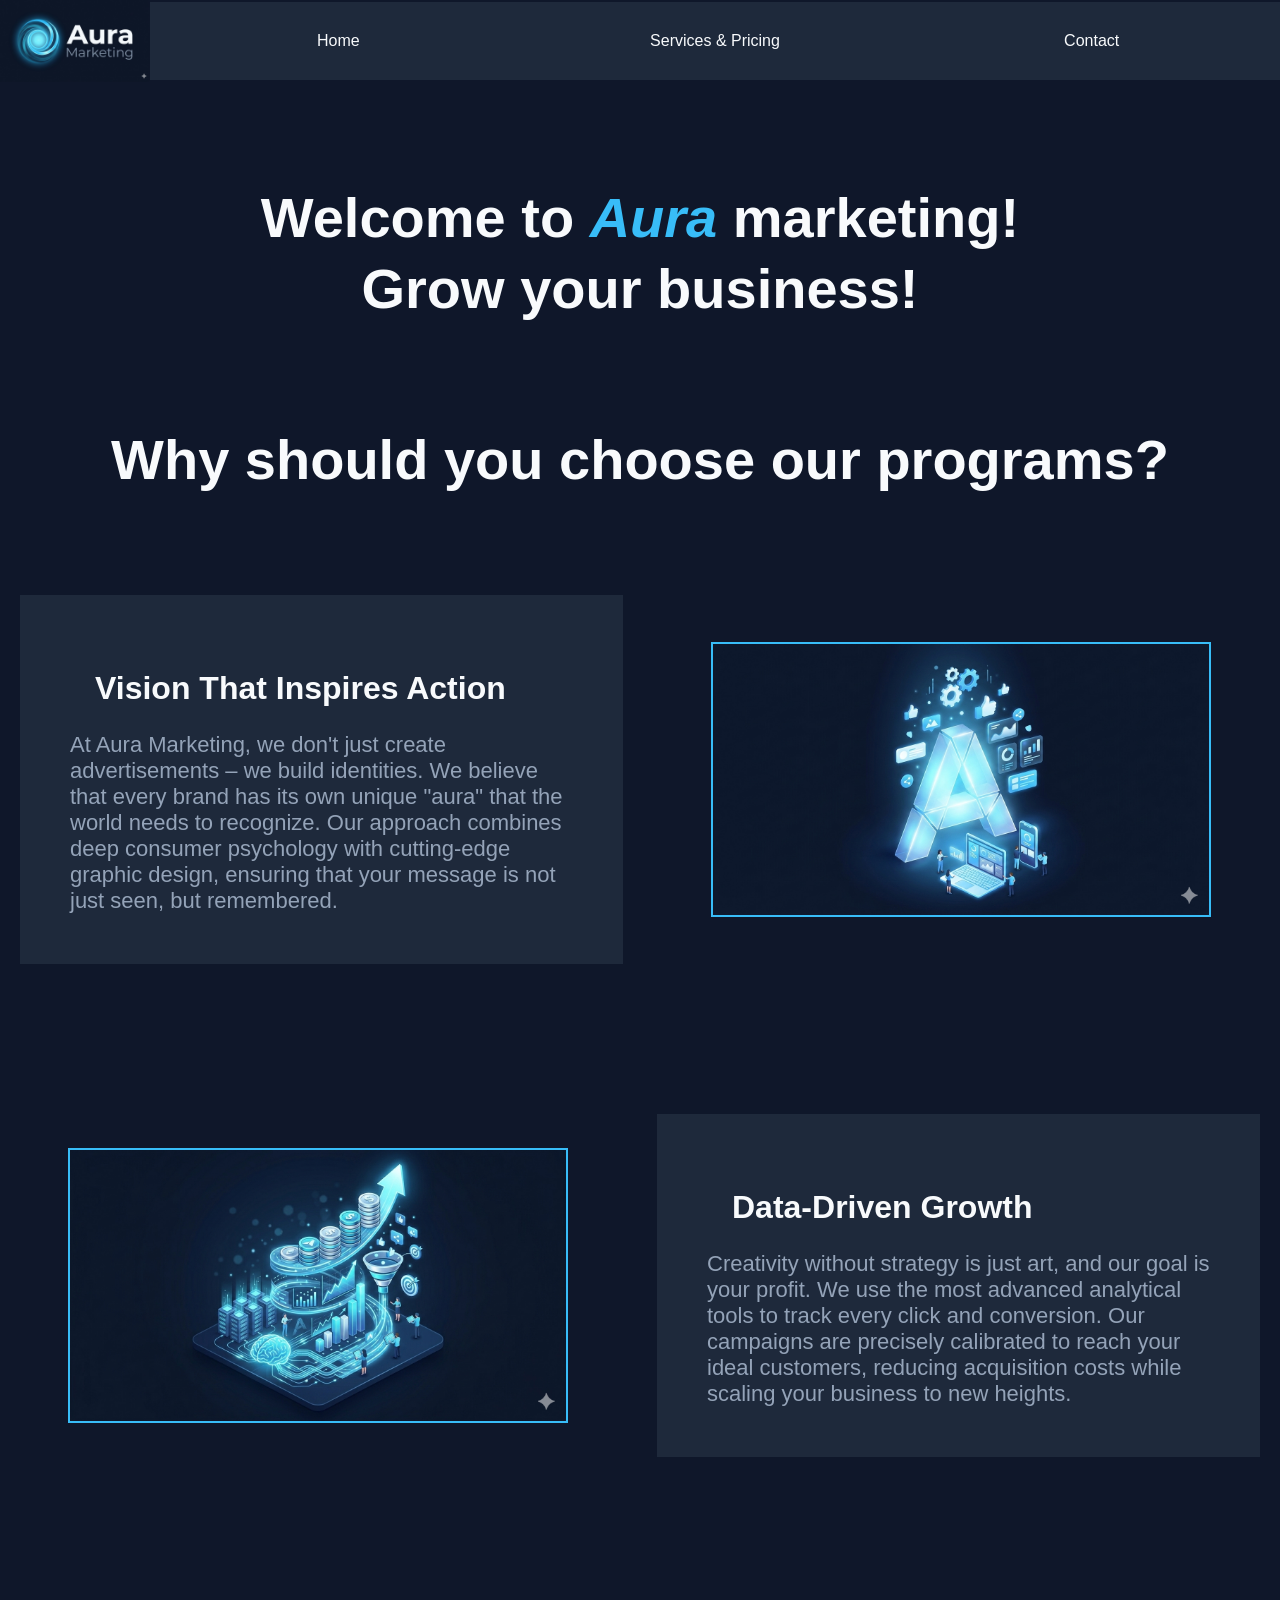
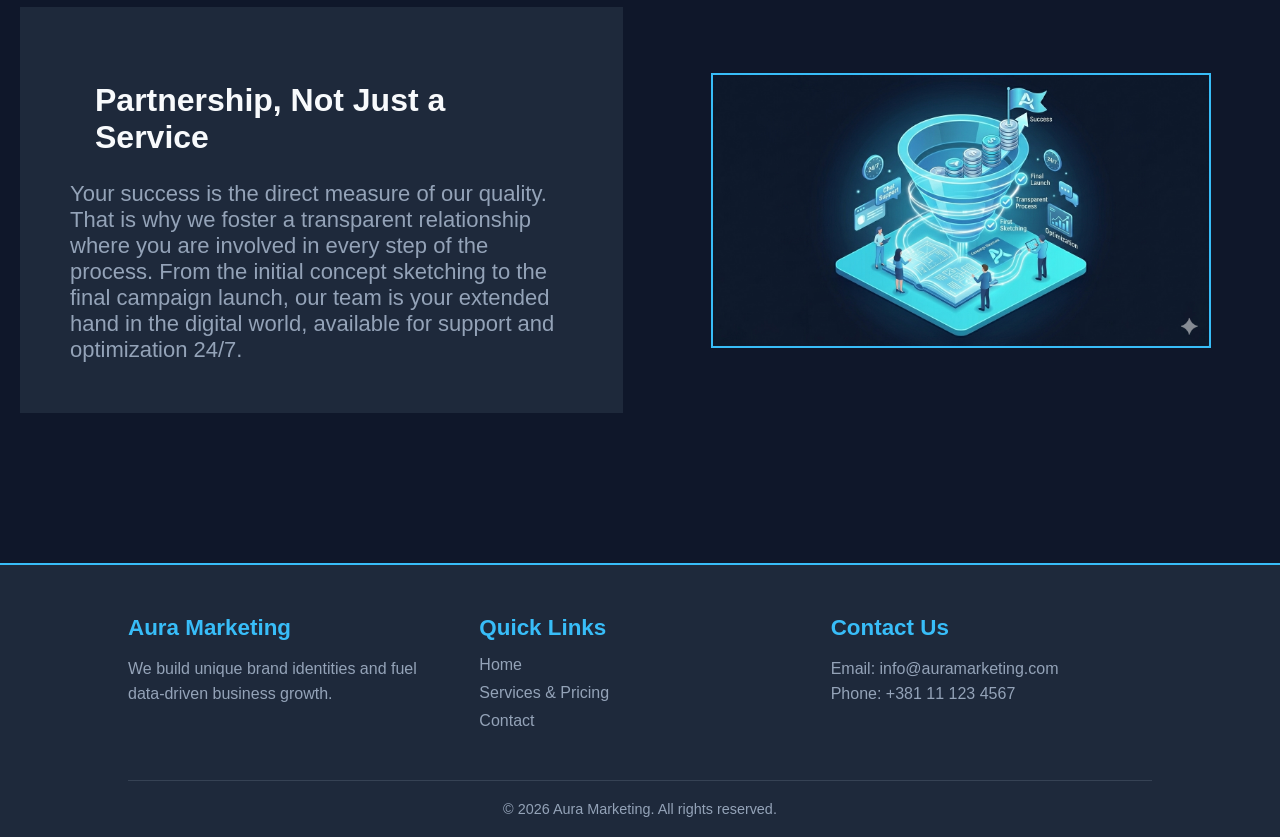
<file: index.html>
<!DOCTYPE html>
<html lang="en">
<head>
    <meta charset="UTF-8">
    <meta name="viewport" content="width=device-width, initial-scale=1.0">
    <title>Home page - Aura Marketing</title>
    <link rel="stylesheet" href="style.css">
</head>

<body>

    <div id="nav-bar">
        <header>
            <img src="slike/logo.png" alt="Aura marketing logo" id="logo">
        </header>
        <nav>
            <ul id="nav-list" type="none">
                <li><a href="index.html">Home</a></li>
                <li><a href="services.html">Services & Pricing</a></li>
                <li><a href="contact.html">Contact</a></li>
            </ul>
        </nav>
    </div>
    
    <div class="hero fade-in-element">
        <h1> Welcome to <span>Aura</span> marketing! </h1>
        <h1> Grow your business! </h1>
    </div>

    <div class="hero fade-in-element">
        <h1> Why should you choose our programs? </h1>
    </div>

    <main>
        <div class="row">
            <div class="paragraph-box fade-in-element">
                <h2> Vision That Inspires Action </h2>
                <p>
                    At Aura Marketing, we don't just create advertisements – we build identities. 
                    We believe that every brand has its own unique "aura" that the world needs to recognize. 
                    Our approach combines deep consumer psychology with cutting-edge graphic design, 
                    ensuring that your message is not just seen, but remembered.
                </p>
            </div>
            <div class="image-box fade-in-element">
                <img src="slike/slika1.png" alt="slika1">
            </div>
        </div>

        <div class="row">
            <div class="image-box fade-in-element">
                <img src="slike/slika2.png" alt="slika2">
            </div>
            <div class="paragraph-box fade-in-element">
                <h2> Data-Driven Growth </h2>
                <p>
                    Creativity without strategy is just art, and our goal is your profit. 
                    We use the most advanced analytical tools to track every click 
                    and conversion. Our campaigns are precisely calibrated to reach your ideal 
                    customers, reducing acquisition costs while scaling your business to new heights.
                </p>
            </div>
        </div>   

        <div class="row">
            <div class="paragraph-box fade-in-element">
                <h2> Partnership, Not Just a Service </h2>
                <p>
                    Your success is the direct measure of our quality. That is why we foster a transparent relationship 
                    where you are involved in every step of the process. From the initial concept sketching to the 
                    final campaign launch, our team is your extended hand in the digital world, available for support 
                    and optimization 24/7.
                </p>
            </div>
            <div class="image-box fade-in-element">
                <img src="slike/slika3.png" alt="slika3">
            </div>
        </div>   
    </main>

    <footer id="main-footer">
        <div class="footer-content">
            <div class="footer-section">
                <h3>Aura Marketing</h3>
                <p>We build unique brand identities and fuel data-driven business growth.</p>
            </div>
            <div class="footer-section">
                <h3>Quick Links</h3>
                <ul type="none">
                    <li><a href="index.html">Home</a></li>
                    <li><a href="services.html">Services & Pricing</a></li>
                    <li><a href="contact.html">Contact</a></li>
                </ul>
            </div>
            <div class="footer-section">
                <h3>Contact Us</h3>
                <p>Email: info@auramarketing.com</p>
                <p>Phone: +381 11 123 4567</p>
            </div>
        </div>
        <div class="footer-bottom">
            <p>&copy; 2026 Aura Marketing. All rights reserved.</p>
        </div>
    </footer>

    <script src="script.js"></script>
</body>
</html>
</file>
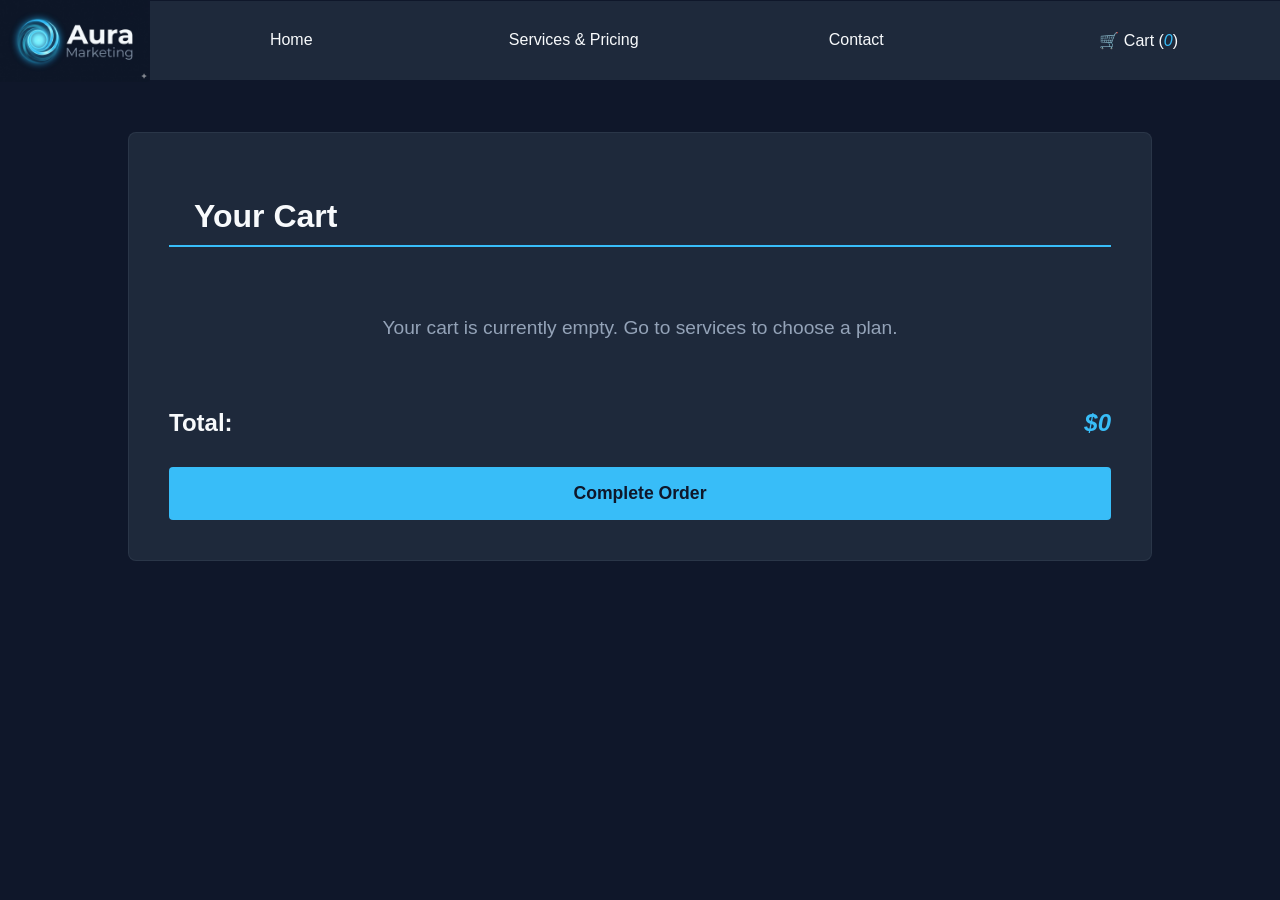
<file: cart.html>
<!DOCTYPE html>
<html lang="en">
<head>
    <meta charset="UTF-8">
    <meta name="viewport" content="width=device-width, initial-scale=1.0">
    <title>Your cart - Aura Marketing</title>
    <link rel="stylesheet" href="style.css">
    <style>
        .cart-wrapper {
            width: 80%;
            margin: 50px auto 100px auto;
            background-color: var(--sekundarna);
            padding: 40px;
            border-radius: 8px;
            border: 1px solid rgba(148, 163, 184, 0.1);
        }
        .cart-title {
            color: var(--tekstbela);
            font-family: var(--naslovi);
            margin-bottom: 30px;
            border-bottom: 2px solid var(--akcentna);
            padding-bottom: 10px;
        }
        .cart-item {
            display: flex;
            justify-content: space-between;
            align-items: center;
            padding: 20px 0;
            border-bottom: 1px solid rgba(148, 163, 184, 0.2);
        }
        .item-info h3 {
            color: var(--tekstbela);
            font-family: var(--naslovi);
        }
        .item-price {
            color: var(--akcentna);
            font-family: var(--naslovi);
            font-size: 1.3rem;
            font-weight: bold;
        }
        .remove-btn {
            background-color: #ef4444;
            color: white;
            border: none;
            padding: 8px 15px;
            cursor: pointer;
            font-family: var(--naslovi);
            font-weight: bold;
            border-radius: 4px;
            transition: opacity 0.2s;
        }
        .remove-btn:hover { opacity: 0.8; }
        .cart-total {
            display: flex;
            justify-content: space-between;
            margin-top: 30px;
            font-size: 1.5rem;
            color: var(--tekstbela);
            font-family: var(--naslovi);
            font-weight: bold;
        }
        .cart-total span { color: var(--akcentna); }
        .empty-message {
            color: var(--tekstsiva);
            font-family: var(--tekst);
            font-size: 1.2rem;
            text-align: center;
            padding: 40px 0;
        }
        .checkout-btn {
            display: block;
            width: 100%;
            background-color: var(--akcentna);
            color: var(--primarna);
            border: none;
            padding: 16px;
            font-family: var(--naslovi);
            font-weight: bold;
            font-size: 1.1rem;
            cursor: pointer;
            margin-top: 30px;
            border-radius: 4px;
            text-align: center;
            transition: background-color 0.3s;
        }
        .checkout-btn:hover { background-color: #7dd3fc; }
    </style>
</head>
<body>

    <div id="nav-bar">
        <header>
            <img src="slike/logo.png" alt="Aura marketing logo" id="logo">
        </header>
        <nav>
            <ul id="nav-list" type="none">
                <li><a href="index.html">Home</a></li>
                <li><a href="services.html">Services & Pricing</a></li>
                <li><a href="contact.html">Contact</a></li>
                <li><a href="cart.html" id="cart-nav-link">🛒 Cart (<span id="cart-counter">0</span>)</a></li>
            </ul>
        </nav>
    </div>

    <main>
        <div class="cart-wrapper">
            <h2 class="cart-title">Your Cart</h2>
            <div id="cart-items-container">
                </div>
            <div class="cart-total">
                Total: <span id="total-price">$0</span>
            </div>
            <button id="checkout-action-btn" class="checkout-btn">Complete Order</button>
        </div>
    </main>

    <script>
        document.addEventListener("DOMContentLoaded", () => {
            const kontejner = document.getElementById('cart-items-container');
            const totalElement = document.getElementById('total-price');
            const brojacElemenat = document.getElementById('cart-counter');

            function renderujKorpu() {
                const korpa = JSON.parse(localStorage.getItem('auraKorpa')) || [];
                brojacElemenat.textContent = korpa.length;
                
                if (korpa.length === 0) {
                    kontejner.innerHTML = '<p class="empty-message">Your cart is currently empty. Go to services to choose a plan.</p>';
                    totalElement.textContent = "$0";
                    return;
                }

                kontejner.innerHTML = '';
                let ukupno = 0;

                korpa.forEach(item => {
                    const numerickaCena = parseInt(item.cena.replace(/[^0-9]/g, ''));
                    ukupno += numerickaCena;

                    kontejner.innerHTML += `
                        <div class="cart-item">
                            <div class="item-info">
                                <h3>${item.naziv} Plan</h3>
                                <div class="item-price">${item.cena}</div>
                            </div>
                            <button class="remove-btn" onclick="obrisiIzKorpe(${item.id})">Remove</button>
                        </div>
                    `;
                });

                totalElement.textContent = "$" + ukupno.toLocaleString();
            }

            window.obrisiIzKorpe = function(id) {
                let korpa = JSON.parse(localStorage.getItem('auraKorpa')) || [];
                korpa = korpa.filter(item => item.id !== id);
                localStorage.setItem('auraKorpa', JSON.stringify(korpa));
                renderujKorpu();
            };

            document.getElementById('checkout-action-btn').addEventListener('click', () => {
                const korpa = JSON.parse(localStorage.getItem('auraKorpa')) || [];
                if(korpa.length === 0) {
                    alert("You have no plans in your cart.");
                    return;
                }
                alert("Thank you for your order! Our team will contact you for payment details and contracts.");
                localStorage.removeItem('auraKorpa');
                renderujKorpu();
            });

            renderujKorpu();
        });
    </script>
</body>
</html>
</file>
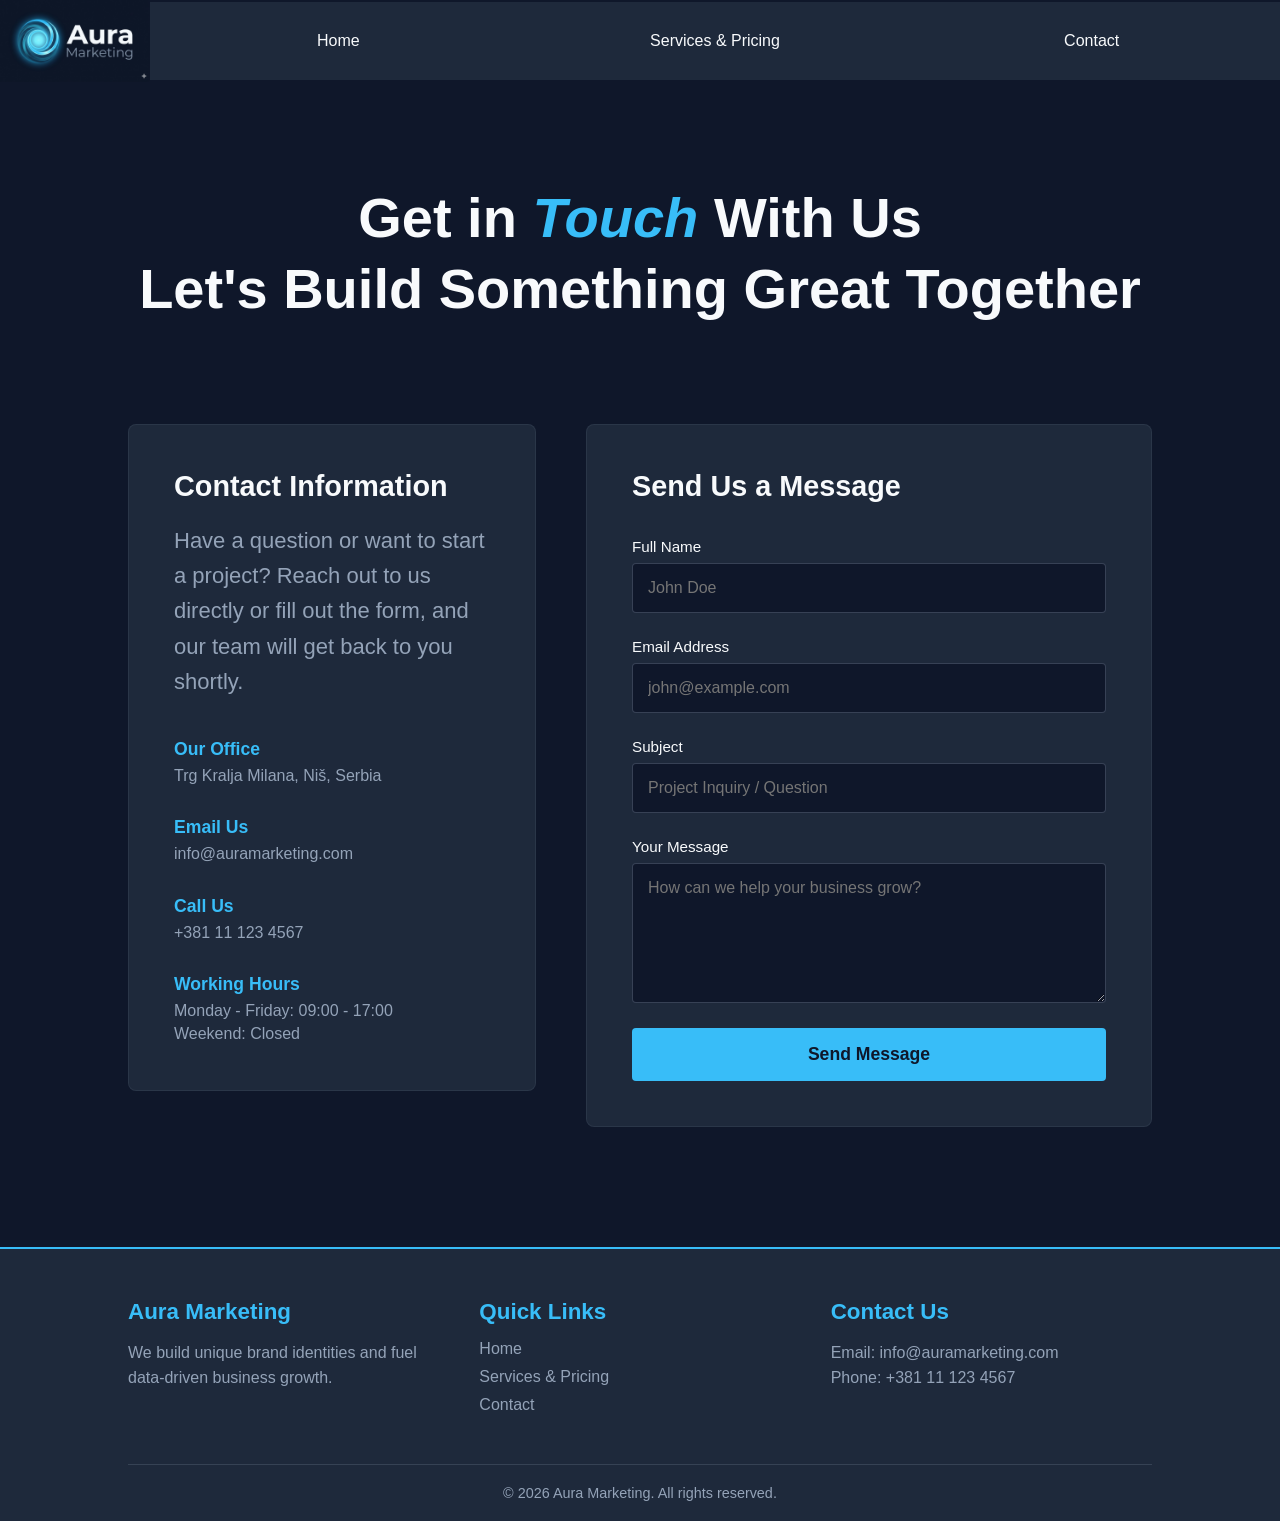
<file: contact.html>
<!DOCTYPE html>
<html lang="en">
<head>
    <meta charset="UTF-8">
    <meta name="viewport" content="width=device-width, initial-scale=1.0">
    <title>Contact Us - Aura Marketing</title>

    <link rel="stylesheet" href="style.css">
</head>

<body>

    <div id="nav-bar">
        <header>
            <img src="slike/logo.png" alt="Aura marketing logo" id="logo">
        </header>
        <nav>
            <ul id="nav-list" type="none">
                <li><a href="index.html">Home</a></li>
                <li><a href="services.html">Services & Pricing</a></li>
                <li><a href="contact.html">Contact</a></li>
            </ul>
        </nav>
    </div>
    
    <div class="hero fade-in-element">
        <h1> Get in <span>Touch</span> With Us </h1>
        <h1> Let's Build Something Great Together </h1>
    </div>

    <main>
        <div class="contact-container">
            
            <div class="contact-info-box fade-in-element">
                <h2>Contact Information</h2>
                <p class="info-intro">Have a question or want to start a project? Reach out to us directly or fill out the form, and our team will get back to you shortly.</p>
                
                <div class="info-details">
                    <div class="info-item">
                        <h3>Our Office</h3>
                        <p>Trg Kralja Milana, Niš, Serbia</p>
                    </div>
                    <div class="info-item">
                        <h3>Email Us</h3>
                        <p>info@auramarketing.com</p>
                    </div>
                    <div class="info-item">
                        <h3>Call Us</h3>
                        <p>+381 11 123 4567</p>
                    </div>
                    <div class="info-item">
                        <h3>Working Hours</h3>
                        <p>Monday - Friday: 09:00 - 17:00</p>
                        <p>Weekend: Closed</p>
                    </div>
                </div>
            </div>

            <div class="contact-form-box fade-in-element">
                <h2>Send Us a Message</h2>
                <form id="general-contact-form">
                    <div class="form-group">
                        <label for="contact-name">Full Name</label>
                        <input type="text" id="contact-name" required placeholder="John Doe">
                    </div>
                    <div class="form-group">
                        <label for="contact-email">Email Address</label>
                        <input type="email" id="contact-email" required placeholder="john@example.com">
                    </div>
                    <div class="form-group">
                        <label for="contact-subject">Subject</label>
                        <input type="text" id="contact-subject" required placeholder="Project Inquiry / Question">
                    </div>
                    <div class="form-group">
                        <label for="contact-message">Your Message</label>
                        <textarea id="contact-message" rows="6" required placeholder="How can we help your business grow?"></textarea>
                    </div>
                    <button type="submit" id="submit-form-btn">Send Message</button>
                </form>
            </div>

        </div>
    </main>

    <footer id="main-footer">
        <div class="footer-content">
            <div class="footer-section">
                <h3>Aura Marketing</h3>
                <p>We build unique brand identities and fuel data-driven business growth.</p>
            </div>
            <div class="footer-section">
                <h3>Quick Links</h3>
                <ul type="none">
                    <li><a href="index.html">Home</a></li>
                    <li><a href="services.html">Services & Pricing</a></li>
                    <li><a href="contact.html">Contact</a></li>
                </ul>
            </div>
            <div class="footer-section">
                <h3>Contact Us</h3>
                <p>Email: info@auramarketing.com</p>
                <p>Phone: +381 11 123 4567</p>
            </div>
        </div>
        <div class="footer-bottom">
            <p>&copy; 2026 Aura Marketing. All rights reserved.</p>
        </div>
    </footer>

    <script src="script.js"></script>
</body>
</html>
</file>
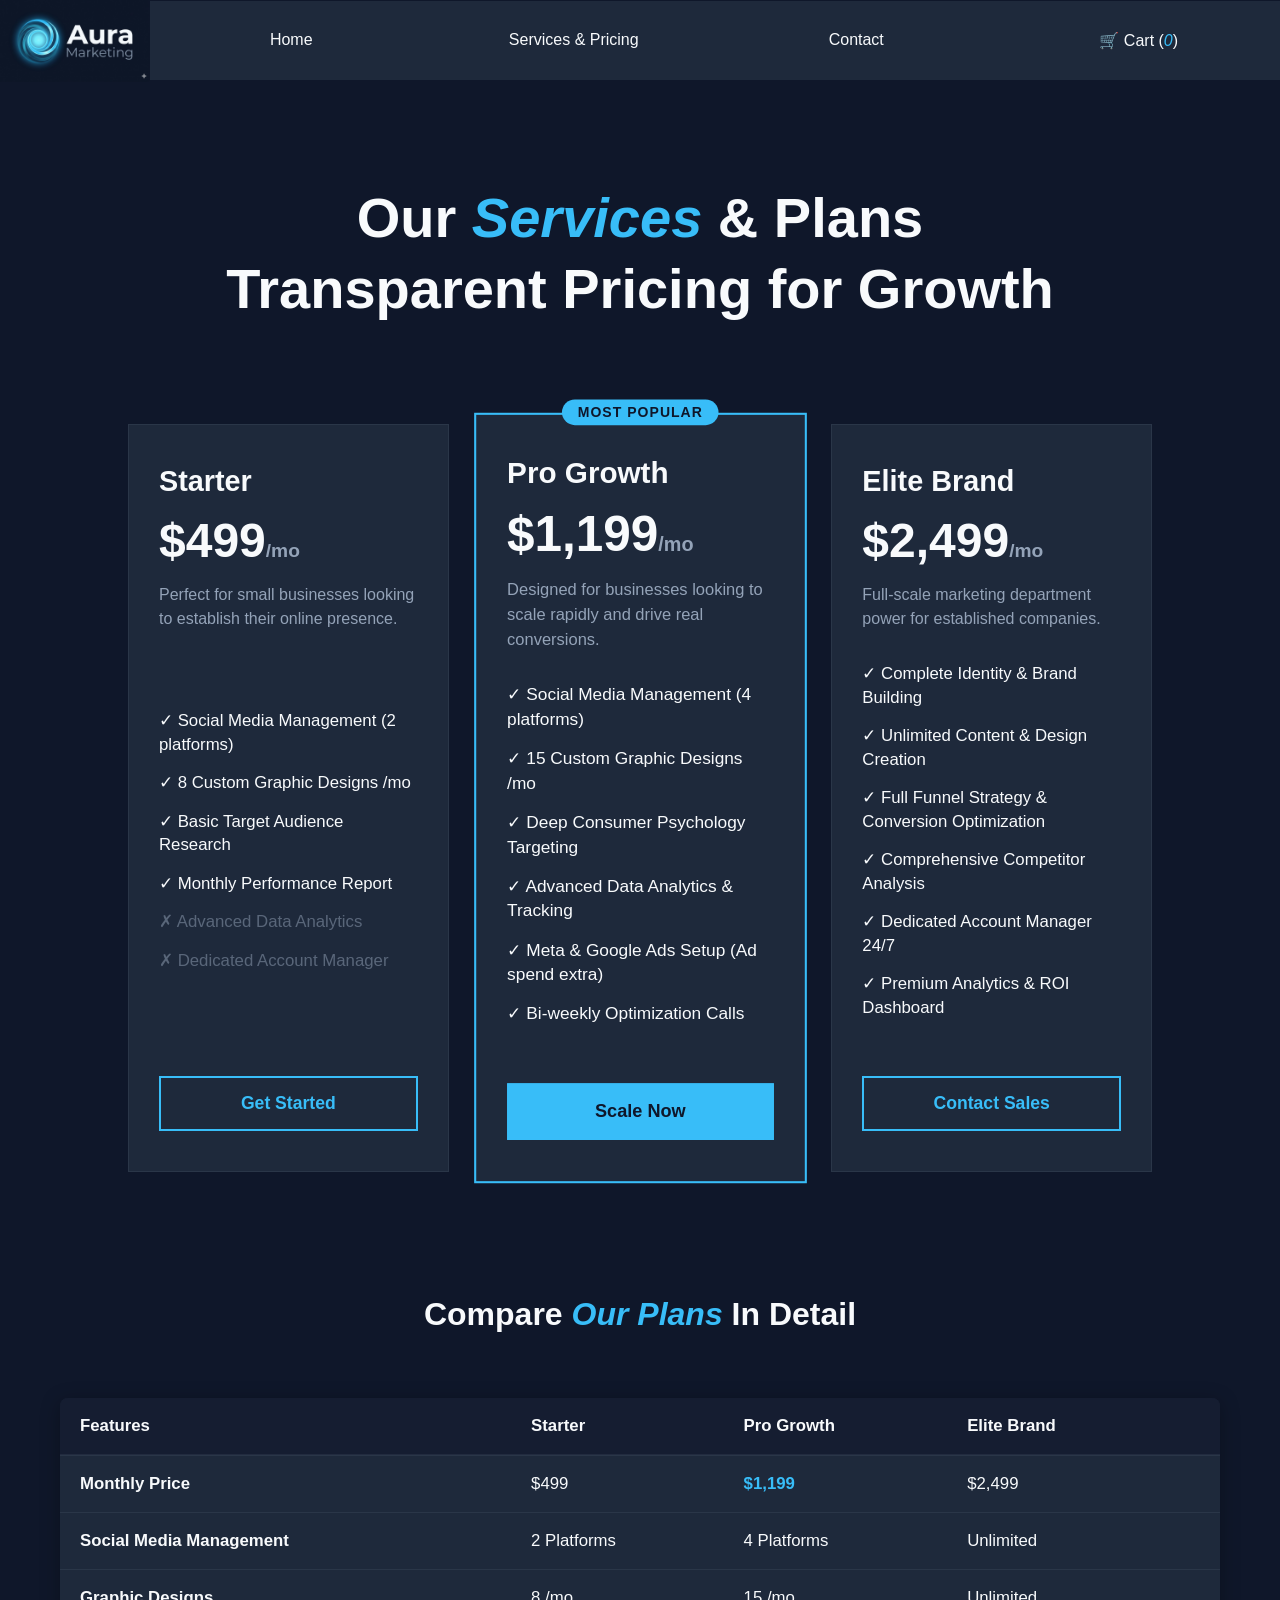
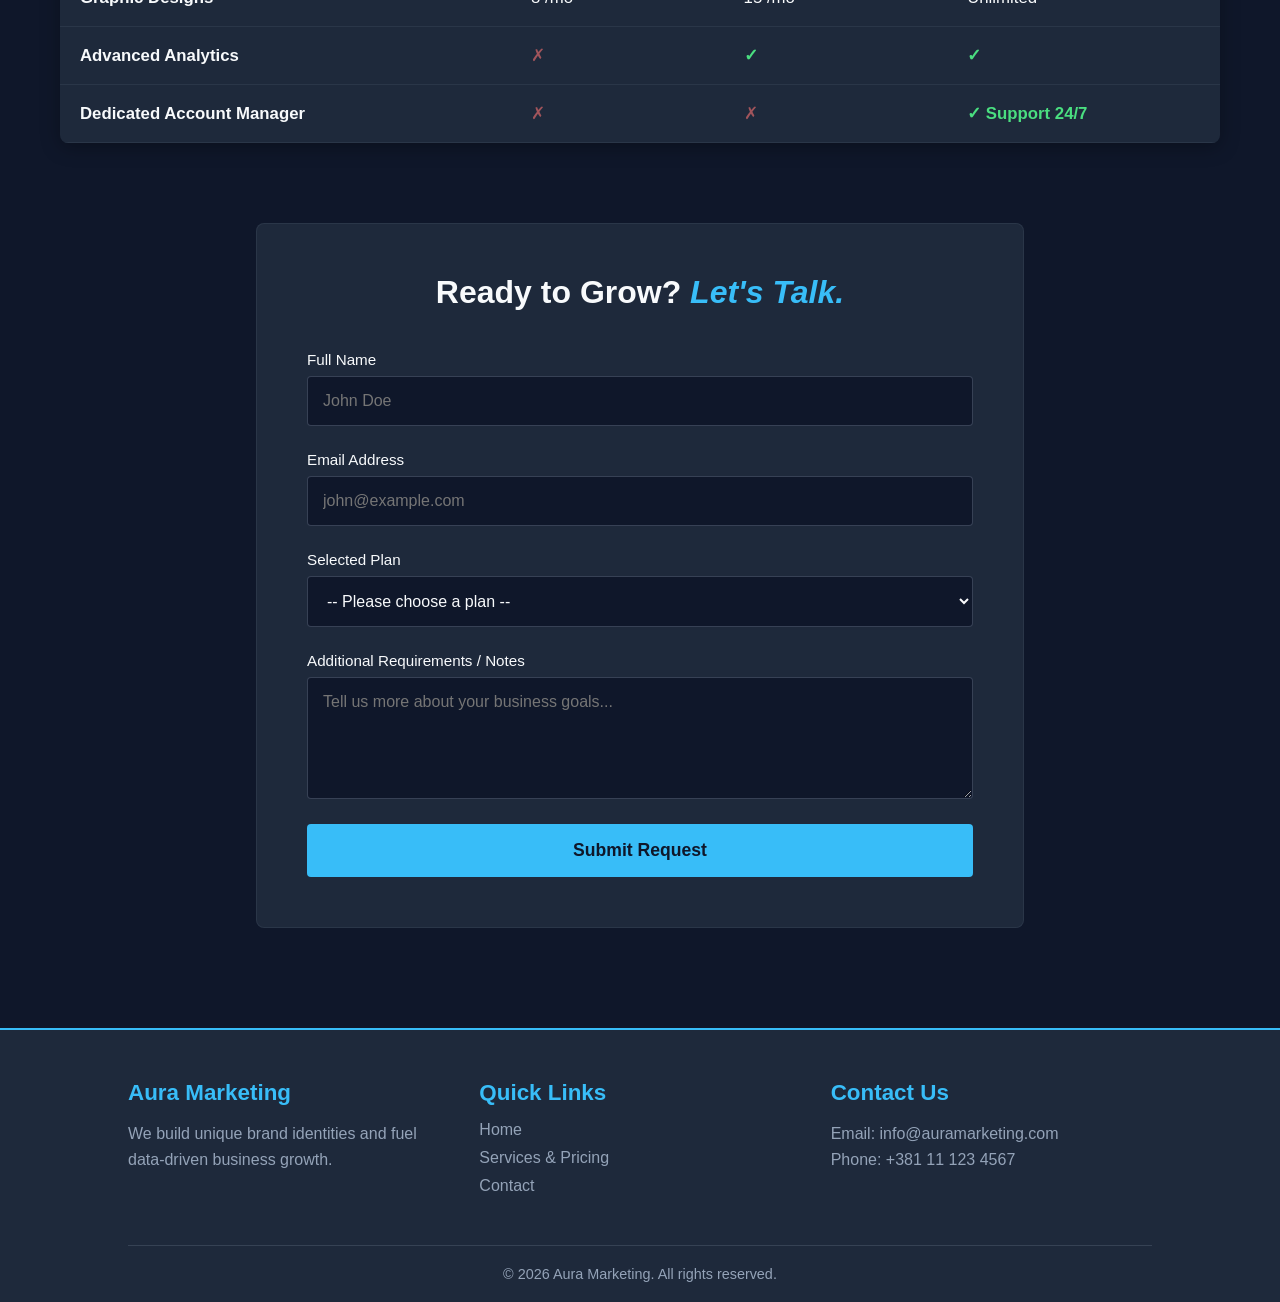
<file: services.html>
<!DOCTYPE html>
<html lang="en">
<head>
    <meta charset="UTF-8">
    <meta name="viewport" content="width=device-width, initial-scale=1.0">
    <title>Services & Pricing - Aura Marketing</title>

    <link rel="stylesheet" href="style.css">
</head>

<body>

    <div id="nav-bar">
        <header>
            <img src="slike/logo.png" alt="Aura marketing logo" id="logo">
        </header>
        <nav>
            <ul id="nav-list" type="none">
                <li><a href="index.html">Home</a></li>
                <li><a href="services.html">Services & Pricing</a></li>
                <li><a href="contact.html">Contact</a></li>
                <li><a href="cart.html" id="cart-nav-link"> 🛒 Cart (<span id="cart-counter">0</span>)</a>
    </li>
            </ul>
        </nav>
    </div>

    <div class="hero fade-in-element">
        <h1> Our <span>Services</span> & Plans </h1>
        <h1> Transparent Pricing for Growth </h1>
    </div>

    <main>
        <div class="pricing-container fade-in-element">
            <div class="pricing-card">
                <div class="card-header">
                    <h3>Starter</h3>
                    <div class="price">$499<span>/mo</span></div>
                    <p>Perfect for small businesses looking to establish their online presence.</p>
                </div>
                <div class="card-features">
                    <ul type="none">
                        <li>✓ Social Media Management (2 platforms)</li>
                        <li>✓ 8 Custom Graphic Designs /mo</li>
                        <li>✓ Basic Target Audience Research</li>
                        <li>✓ Monthly Performance Report</li>
                        <li class="not-included">✗ Advanced Data Analytics</li>
                        <li class="not-included">✗ Dedicated Account Manager</li>
                    </ul>
                </div>
                <div class="card-footer-btn">
                    <a href="#" class="cta-btn pricing-action-btn" data-plan="Starter">Get Started</a>
                </div>
            </div>

            <div class="pricing-card featured">
                <div class="badge">Most Popular</div>
                <div class="card-header">
                    <h3>Pro Growth</h3>
                    <div class="price">$1,199<span>/mo</span></div>
                    <p>Designed for businesses looking to scale rapidly and drive real conversions.</p>
                </div>
                <div class="card-features">
                    <ul type="none">
                        <li>✓ Social Media Management (4 platforms)</li>
                        <li>✓ 15 Custom Graphic Designs /mo</li>
                        <li>✓ Deep Consumer Psychology Targeting</li>
                        <li>✓ Advanced Data Analytics & Tracking</li>
                        <li>✓ Meta & Google Ads Setup (Ad spend extra)</li>
                        <li>✓ Bi-weekly Optimization Calls</li>
                    </ul>
                </div>
                <div class="card-footer-btn">
                    <a href="#" class="cta-btn active pricing-action-btn" data-plan="Pro Growth">Scale Now</a>
                </div>
            </div>

            <div class="pricing-card">
                <div class="card-header">
                    <h3>Elite Brand</h3>
                    <div class="price">$2,499<span>/mo</span></div>
                    <p>Full-scale marketing department power for established companies.</p>
                </div>
                <div class="card-features">
                    <ul type="none">
                        <li>✓ Complete Identity & Brand Building</li>
                        <li>✓ Unlimited Content & Design Creation</li>
                        <li>✓ Full Funnel Strategy & Conversion Optimization</li>
                        <li>✓ Comprehensive Competitor Analysis</li>
                        <li>✓ Dedicated Account Manager 24/7</li>
                        <li>✓ Premium Analytics & ROI Dashboard</li>
                    </ul>
                </div>
                <div class="card-footer-btn">
                    <a href="#" class="cta-btn pricing-action-btn" data-plan="Elite Brand">Contact Sales</a>
                </div>
            </div>
        </div>

        <!-- Sekcija sa tabelom za poređenje planova -->
        <div class="comparison-section fade-in-element">
            <h2>Compare <span>Our Plans</span> In Detail</h2>
            
            <div class="table-responsive">
                <table class="comparison-table">
                    <thead>
                        <tr>
                            <th>Features</th>
                            <th>Starter</th>
                            <th>Pro Growth</th>
                            <th>Elite Brand</th>
                        </tr>
                    </thead>
                    <tbody>
                        <tr>
                            <td>Monthly Price</td>
                            <td>$499</td>
                            <td class="highlight-text">$1,199</td>
                            <td>$2,499</td>
                        </tr>
                        <tr>
                            <td>Social Media Management</td>
                            <td>2 Platforms</td>
                            <td>4 Platforms</td>
                            <td>Unlimited</td>
                        </tr>
                        <tr>
                            <td>Graphic Designs</td>
                            <td>8 /mo</td>
                            <td>15 /mo</td>
                            <td>Unlimited</td>
                        </tr>
                        <tr>
                            <td>Advanced Analytics</td>
                            <td class="status-no">✗</td>
                            <td class="status-yes">✓</td>
                            <td class="status-yes">✓</td>
                        </tr>
                        <tr>
                            <td>Dedicated Account Manager</td>
                            <td class="status-no">✗</td>
                            <td class="status-no">✗</td>
                            <td class="status-yes">✓ Support 24/7</td>
                        </tr>
                    </tbody>
                </table>
            </div>
        </div>

        <div id="pricing-form-section" class="fade-in-element">
            <h2> Ready to Grow? <span>Let's Talk.</span></h2>
            <form id="order-form">
                <div class="form-group">
                    <label for="user-name">Full Name</label>
                    <input type="text" id="user-name" required placeholder="John Doe">
                </div>
                <div class="form-group">
                    <label for="user-email">Email Address</label>
                    <input type="email" id="user-email" required placeholder="john@example.com">
                </div>
                <div class="form-group">
                    <label for="selected-plan">Selected Plan</label>
                    <select id="selected-plan">
                        <option value="none">-- Please choose a plan --</option>
                        <option value="Starter">Starter Plan - $499/mo</option>
                        <option value="Pro Growth">Pro Growth Plan - $1,199/mo</option>
                        <option value="Elite Brand">Elite Brand Plan - $2,499/mo</option>
                    </select>
                </div>
                <div class="form-group">
                    <label for="user-message">Additional Requirements / Notes</label>
                    <textarea id="user-message" rows="5" placeholder="Tell us more about your business goals..."></textarea>
                </div>
                <button type="submit" id="submit-form-btn">Submit Request</button>
            </form>
        </div>
    </main>

    <footer id="main-footer">
        <div class="footer-content">
            <div class="footer-section">
                <h3>Aura Marketing</h3>
                <p>We build unique brand identities and fuel data-driven business growth.</p>
            </div>
            <div class="footer-section">
                <h3>Quick Links</h3>
                <ul type="none">
                    <li><a href="index.html">Home</a></li>
                    <li><a href="services.html">Services & Pricing</a></li>
                    <li><a href="contact.html">Contact</a></li>
                </ul>
            </div>
            <div class="footer-section">
                <h3>Contact Us</h3>
                <p>Email: info@auramarketing.com</p>
                <p>Phone: +381 11 123 4567</p>
            </div>
        </div>
        <div class="footer-bottom">
            <p>&copy; 2026 Aura Marketing. All rights reserved.</p>
        </div>
    </footer>

    <script src="script.js"></script>
</body>
</html>
</file>
<file: style.css>
:root {
    --primarna: #0F172A;
    --sekundarna: #1E293B;
    --akcentna: #38BDF8;
    --tekstsiva: #94A3B8;
    --tekstbela: #F8FAFC;
    --naslovi: 'Montserrat', 'Poppins', sans-serif;
    --tekst: 'Inter', 'Roboto', sans-serif;
}

* {
    margin: 0px;
    padding: 0px;
    box-sizing: border-box;
}

body {
    background-color: var(--primarna);
}

#logo {
    max-width: 150px;
    top: 0px;
    left: 0px;
    display: block;
}

h1 {
    color: var(--tekstbela);
    font-family: var(--naslovi);
}

a {
    color: var(--tekstbela);
    text-decoration: none;
    font-family: var(--naslovi);
}

a:hover {
    text-decoration: underline;
}

#nav-bar {
    display: flex;
    position: sticky;
    align-items: center;
}

nav {
    flex-grow: 1;
}
#nav-list {
    background-color: var(--sekundarna);
    width: 100%;
    display: flex;
}

#nav-list li {
    flex: 1;
    text-align: center;
    padding: 30px;
}

#nav-list li:hover {
    background-color: var(--akcentna);
}

.hero {
    width: 100%;
    text-align: center;
    margin-top: 100px;
    margin-bottom: 100px;
}
.hero h1 {
    padding: 3px;
    font-size: 350%;
}

span {
    color: var(--akcentna);
    font-style: italic;
}

.main {
    width: 80%;
    margin: 0 auto;
}

.row {
    display: flex;
    align-items: center;
    margin-bottom: 150px;
}

.paragraph-box {
    width: 50%;
    padding: 50px;
    background-color: var(--sekundarna);
    margin-left: 20px;
    margin-right: 20px;
}

.image-box {
    width: 50%;
    display: flex;
    align-items: center;
    justify-content: center;
    margin-left: 20px;
    margin-right: 20px;
}

.image-box img {
    max-width: 500px;
    border: 2px solid var(--akcentna);
}

h2 {
    color: var(--tekstbela);
    font-family: var(--naslovi);
    padding: 25px;
    font-size: 200%;
}
p {
    color: var(--tekstsiva);
    font-family: var(--tekst);
    font-size: 22px;
}

.fade-in-element {
    opacity: 0;
    transform: translateY(30px);
    transition: opacity 0.8s ease-out, transform 0.8s ease-out;
    will-change: opacity, transform;
}

.fade-in-element.prikazi {
    opacity: 1;
    transform: translateY(0);
}

#main-footer {
    background-color: var(--sekundarna);
    color: var(--tekstbela);
    font-family: var(--tekst);
    padding-top: 50px;
    padding-bottom: 20px;
    margin-top: 100px;
    border-top: 2px solid var(--akcentna);
}

.footer-content {
    width: 80%;
    margin: 0 auto;
    display: flex;
    justify-content: space-between;
    flex-wrap: wrap;
    gap: 30px;
}

.footer-section {
    flex: 1;
    min-width: 250px;
}

.footer-section h3 {
    font-family: var(--naslovi);
    color: var(--akcentna);
    font-size: 1.4rem;
    margin-bottom: 15px;
}

.footer-section p {
    font-size: 1rem;
    line-height: 1.6;
    color: var(--tekstsiva);
}

.footer-section ul li {
    margin-bottom: 10px;
}

.footer-section ul li a {
    font-family: var(--tekst);
    color: var(--tekstsiva);
    transition: color 0.3s ease;
}

.footer-section ul li a:hover {
    color: var(--akcentna);
    text-decoration: none;
}

.footer-bottom {
    width: 80%;
    margin: 40px auto 0 auto;
    padding-top: 20px;
    border-top: 1px solid rgba(148, 163, 184, 0.2);
    text-align: center;
}

.footer-bottom p {
    font-size: 0.9rem;
    color: var(--tekstsiva);
}

.pricing-container {
    display: flex;
    justify-content: space-between;
    align-items: stretch;
    width: 80%;
    margin: 50px auto 100px auto;
    gap: 30px;
    flex-wrap: wrap;
}

.pricing-card {
    background-color: var(--sekundarna);
    flex: 1;
    min-width: 280px;
    border: 1px solid rgba(148, 163, 184, 0.1);
    padding: 40px 30px;
    display: flex;
    flex-direction: column;
    justify-content: space-between;
    position: relative;
    transition: transform 0.3s ease, border-color 0.3s ease;
}

.pricing-card:hover {
    transform: translateY(-10px);
    border-color: var(--akcentna);
}

.pricing-card.featured {
    border: 2px solid var(--akcentna);
    transform: scale(1.03);
}

.pricing-card.featured:hover {
    transform: translateY(-10px) scale(1.03);
}

.badge {
    position: absolute;
    top: -15px;
    left: 50%;
    transform: translateX(-50%);
    background-color: var(--akcentna);
    color: var(--primarna);
    font-family: var(--naslovi);
    font-weight: bold;
    padding: 5px 15px;
    font-size: 0.85rem;
    text-transform: uppercase;
    letter-spacing: 1px;
    border-radius: 20px;
}

.card-header h3 {
    font-family: var(--naslovi);
    color: var(--tekstbela);
    font-size: 1.8rem;
    margin-bottom: 15px;
}

.card-header .price {
    font-family: var(--naslovi);
    color: var(--tekstbela);
    font-size: 3rem;
    font-weight: bold;
    margin-bottom: 15px;
}

.card-header .price span {
    color: var(--tekstsiva);
    font-size: 1.2rem;
    font-style: normal;
}

.card-header p {
    font-size: 1rem;
    line-height: 1.5;
    margin-bottom: 30px;
}

.card-features ul li {
    font-family: var(--tekst);
    color: var(--tekstbela);
    font-size: 1.05rem;
    margin-bottom: 15px;
    line-height: 1.4;
}

.card-features ul li.not-included {
    color: var(--tekstsiva);
    opacity: 0.5;
}

.card-footer-btn {
    margin-top: 40px;
}

.cta-btn {
    display: block;
    width: 100%;
    text-align: center;
    padding: 15px 0;
    border: 2px solid var(--akcentna);
    color: var(--akcentna);
    font-family: var(--naslovi);
    font-weight: bold;
    font-size: 1.1rem;
    transition: all 0.3s ease;
}

.cta-btn:hover, .cta-btn.active {
    background-color: var(--akcentna);
    color: var(--primarna);
}

.cta-btn.active:hover {
    background-color: transparent;
    color: var(--akcentna);
}

#pricing-form-section {
    width: 60%;
    margin: 80px auto;
    background-color: var(--sekundarna);
    padding: 50px;
    border-radius: 8px;
    border: 1px solid rgba(148, 163, 184, 0.1);
}

#pricing-form-section h2 {
    text-align: center;
    padding: 0;
    margin-bottom: 40px;
    font-family: var(--naslovi);
}

.form-group {
    display: flex;
    flex-direction: column;
    margin-bottom: 25px;
}

.form-group label {
    color: var(--tekstbela);
    font-family: var(--naslovi);
    font-size: 0.95rem;
    margin-bottom: 8px;
}

.form-group input, .form-group select, .form-group textarea {
    background-color: var(--primarna);
    border: 1px solid rgba(148, 163, 184, 0.3);
    color: var(--tekstbela);
    padding: 15px;
    font-family: var(--tekst);
    font-size: 1rem;
    border-radius: 4px;
    outline: none;
    transition: border-color 0.3s ease;
}

.form-group input:focus, .form-group select:focus, .form-group textarea:focus {
    border-color: var(--akcentna);
}

#submit-form-btn {
    display: block;
    width: 100%;
    background-color: var(--akcentna);
    color: var(--primarna);
    border: none;
    padding: 16px;
    font-family: var(--naslovi);
    font-weight: bold;
    font-size: 1.1rem;
    cursor: pointer;
    transition: background-color 0.3s ease;
    border-radius: 4px;
}

#submit-form-btn:hover {
    background-color: #7dd3fc;
}

@media (max-width: 768px) {
    #pricing-form-section {
        width: 90%;
        padding: 30px 20px;
    }
}

.contact-container {
    display: flex;
    width: 80%;
    margin: 50px auto 120px auto;
    gap: 50px;
    align-items: flex-start;
}

.contact-info-box {
    flex: 1;
    background-color: var(--sekundarna);
    padding: 45px;
    border-radius: 8px;
    border: 1px solid rgba(148, 163, 184, 0.1);
}

.contact-info-box h2 {
    padding: 0;
    margin-bottom: 20px;
    font-size: 1.8rem;
}

.info-intro {
    margin-bottom: 40px;
    line-height: 1.6;
}

.info-details {
    display: flex;
    flex-direction: column;
    gap: 30px;
}

.info-item h3 {
    font-family: var(--naslovi);
    color: var(--akcentna);
    font-size: 1.1rem;
    margin-bottom: 5px;
}

.info-item p {
    font-size: 1rem;
    line-height: 1.4;
}

.contact-form-box {
    flex: 1.5;
    background-color: var(--sekundarna);
    padding: 45px;
    border-radius: 8px;
    border: 1px solid rgba(148, 163, 184, 0.1);
}

.contact-form-box h2 {
    padding: 0;
    margin-bottom: 35px;
    font-size: 1.8rem;
}

@media (max-width: 992px) {
    .contact-container {
        flex-direction: column;
        width: 90%;
        gap: 40px;
    }
    
    .contact-info-box, .contact-form-box {
        width: 100%;
        padding: 30px 20px;
    }
}

@media (max-width: 992px) {
    .main {
        width: 90%;
    }

    .row {
        margin-bottom: 80px;
    }

    .paragraph-box, .image-box {
        padding: 20px;
    }
}

@media (max-width: 768px) {
    #nav-bar {
        flex-direction: column;
        position: relative;
    }

    #logo {
        margin: 15px auto;
    }

    #nav-list {
        flex-direction: column;
        width: 100%;
    }

    #nav-list li {
        padding: 15px;
        border-bottom: 1px solid rgba(248, 250, 252, 0.1);
        width: 100%;
    }

    .hero {
        margin-top: 50px;
        margin-bottom: 50px;
        padding: 0 15px;
    }

    .hero h1 {
        font-size: 220%;
    }

    .row {
        flex-direction: column;
        margin-bottom: 60px;
    }

    .row:nth-child(2) {
        flex-direction: column-reverse; 
    }

    .paragraph-box, .image-box {
        width: 100%;
        margin-left: 0px;
        margin-right: 0px;
    }

    .paragraph-box {
        padding: 30px 20px;
        text-align: center;
    }

    .paragraph-box h2 {
        font-size: 160%;
        padding: 10px 0;
    }

    .paragraph-box p {
        font-size: 18px;
    }

    .image-box {
        margin-top: 20px;
    }

    .image-box img {
        max-width: 100%;
        height: auto;
    }
}

.comparison-section {
    max-width: 1200px;
    margin: 80px auto;
    padding: 0 20px;
}

.comparison-section h2 {
    text-align: center;
    margin-bottom: 40px;
}

.table-responsive {
    overflow-x: auto;
    border-radius: 8px;
    box-shadow: 0 4px 20px rgba(0, 0, 0, 0.3);
}

.comparison-table {
    width: 100%;
    border-collapse: collapse;
    background-color: var(--sekundarna);
    color: var(--tekstbela);
    font-family: var(--tekst);
    font-size: 1.05rem;
}

.comparison-table th, .comparison-table td {
    padding: 18px 20px;
    text-align: left;
}

.comparison-table th {
    font-family: var(--naslovi);
    background-color: rgba(15, 23, 42, 0.6);
    color: var(--tekstbela);
    border-bottom: 2px solid rgba(148, 163, 184, 0.1);
}

.comparison-table tr {
    border-bottom: 1px solid rgba(148, 163, 184, 0.1);
    transition: background-color 0.3s ease;
}

.comparison-table tr:hover {
    background-color: rgba(56, 189, 248, 0.05);
}

.comparison-table td:first-child {
    font-weight: bold;
    font-family: var(--naslovi);
}

.comparison-table .highlight-text {
    color: var(--akcentna);
    font-weight: bold;
}

.comparison-table .status-yes {
    color: #4ade80;
    font-weight: bold;
}

.comparison-table .status-no {
    color: #f87171;
    opacity: 0.6;
}

@media (max-width: 768px) {
    .comparison-section {
        width: 90%;
        margin: 50px auto;
    }
    .comparison-table th, .comparison-table td {
        padding: 12px 15px;
        font-size: 0.95rem;
    }
}
</file>
